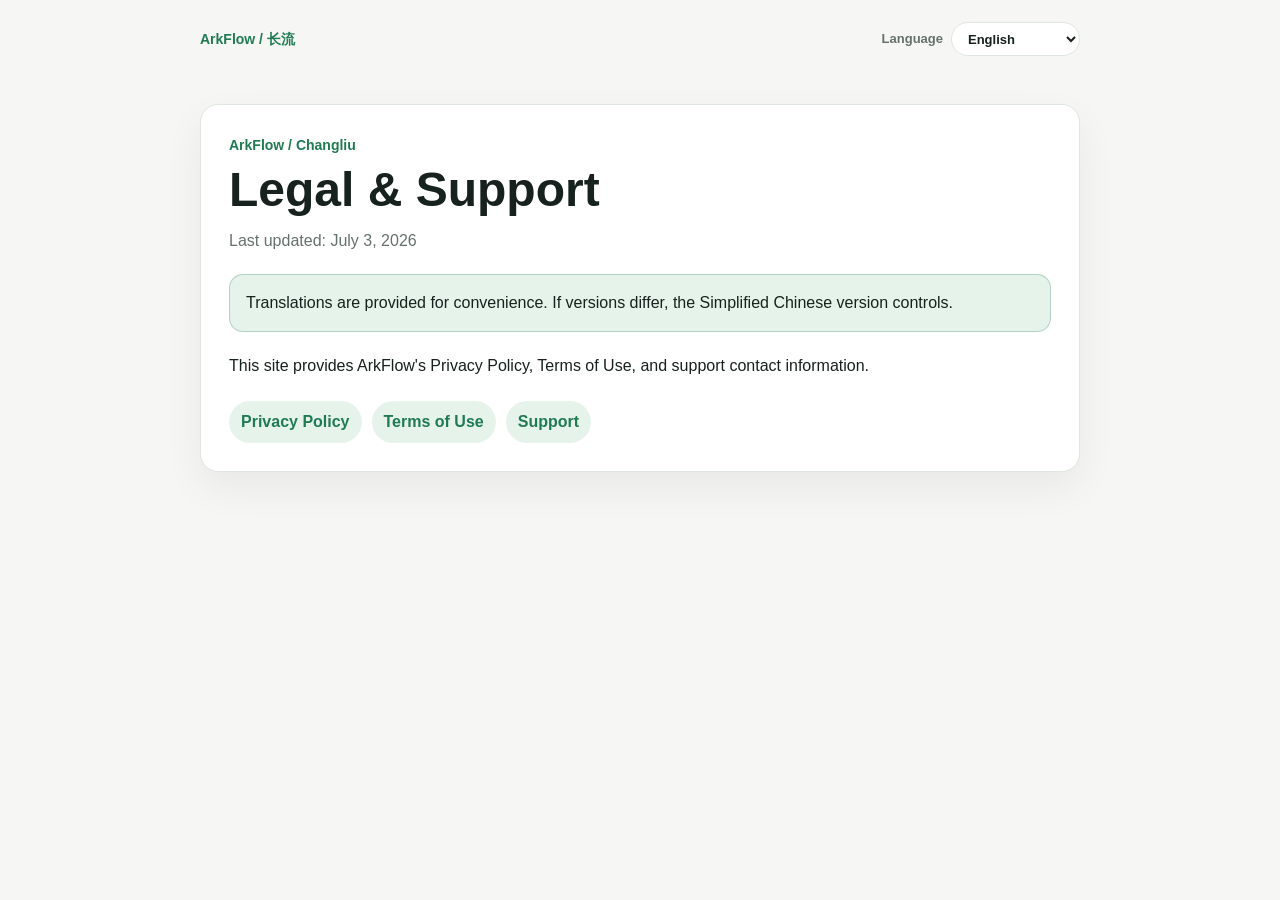
<file: index.html>
<!doctype html>
<html lang="zh-CN">
<head>
  <meta charset="utf-8">
  <meta name="viewport" content="width=device-width, initial-scale=1">
  <title>ArkFlow 法律与支持</title>
  <link rel="stylesheet" href="styles.css">
</head>
<body data-page="index">
  <div class="site-shell">
    <header class="site-topbar">
      <a class="brand-link" href="index.html">ArkFlow / 长流</a>
      <label class="language-control">
        <span id="languageLabel">语言</span>
        <select id="languageSelect" aria-label="Language"></select>
      </label>
    </header>

    <main>
      <section class="card" id="localizedContent">
        <p class="eyebrow">ArkFlow / 长流</p>
        <h1>法律与支持</h1>
        <p class="muted">最后更新：2026 年 6 月 20 日</p>
        <p>这里提供 ArkFlow 的隐私政策、用户协议和技术支持入口。</p>
        <div class="pill-row">
          <a class="pill" href="privacy.html">隐私政策</a>
          <a class="pill" href="terms.html">用户协议</a>
          <a class="pill" href="support.html">技术支持</a>
        </div>
      </section>
    </main>
  </div>
  <script src="i18n.js"></script>
</body>
</html>
</file>
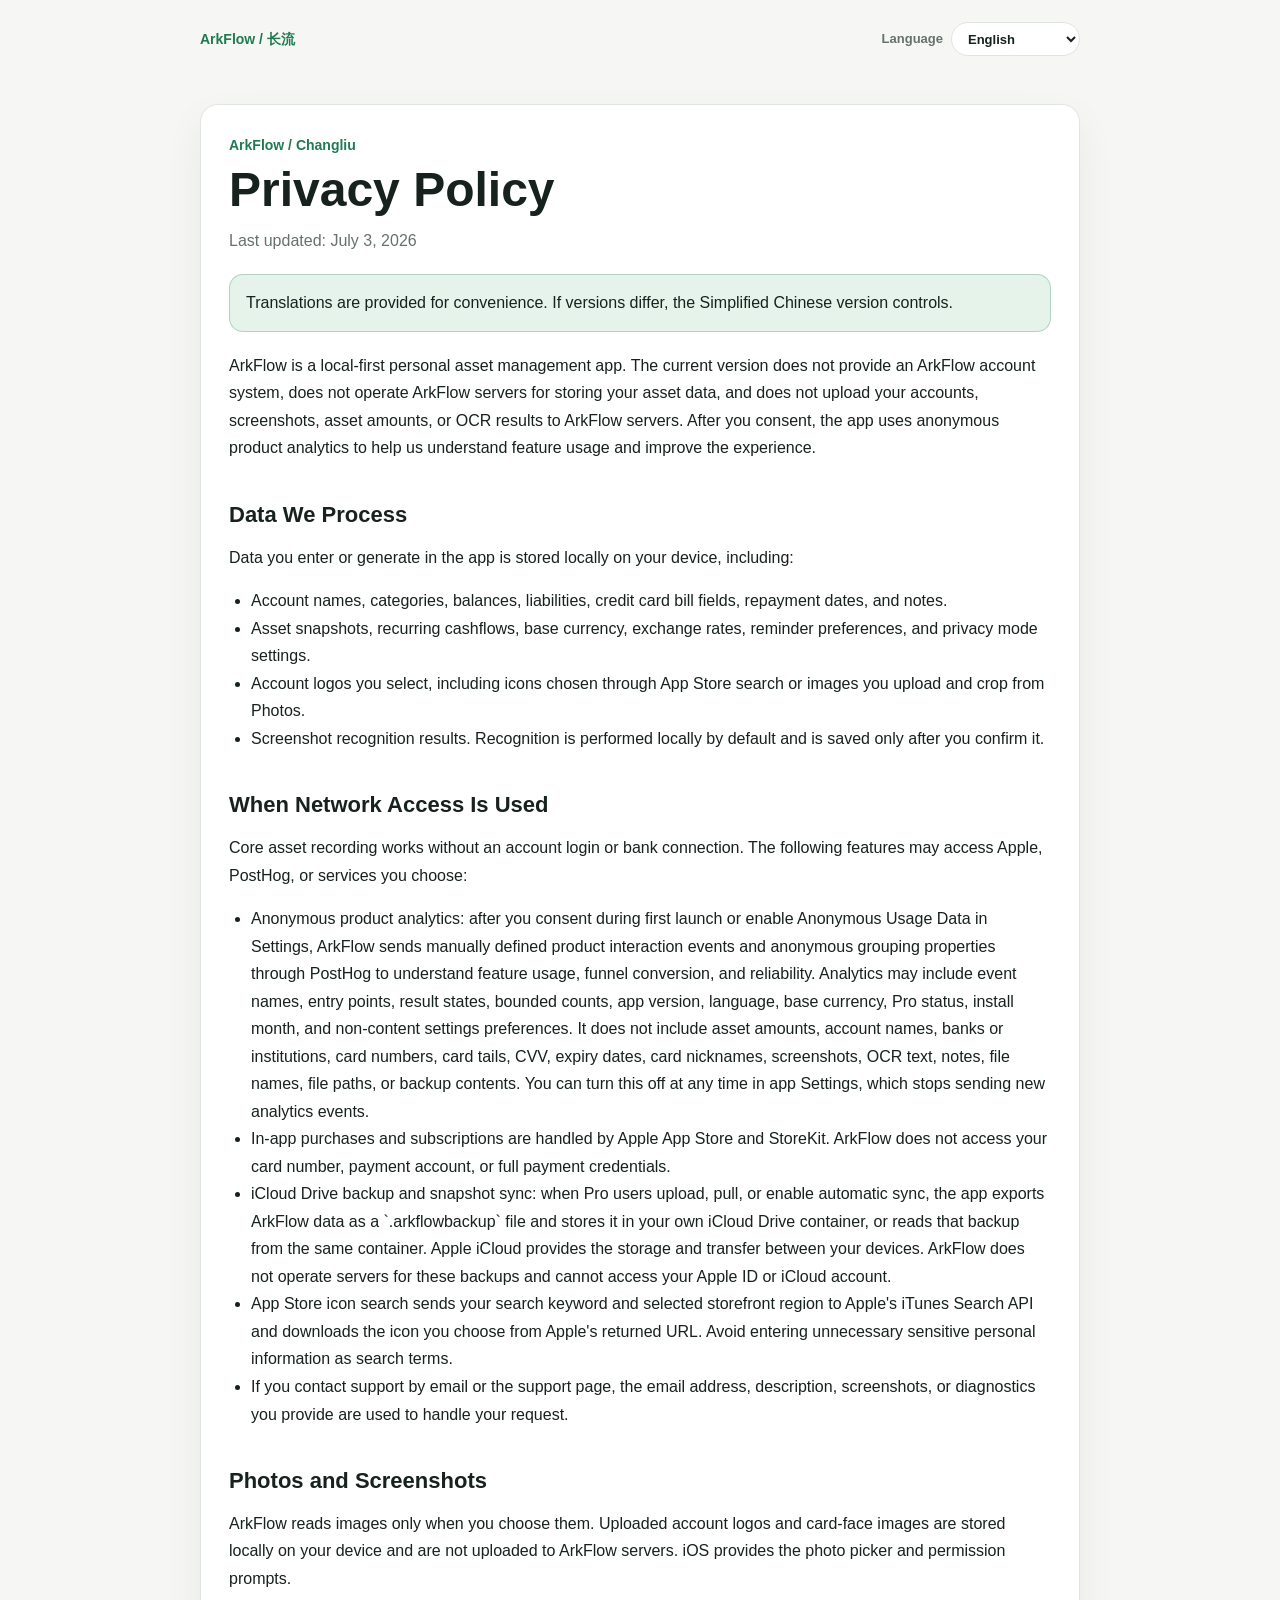
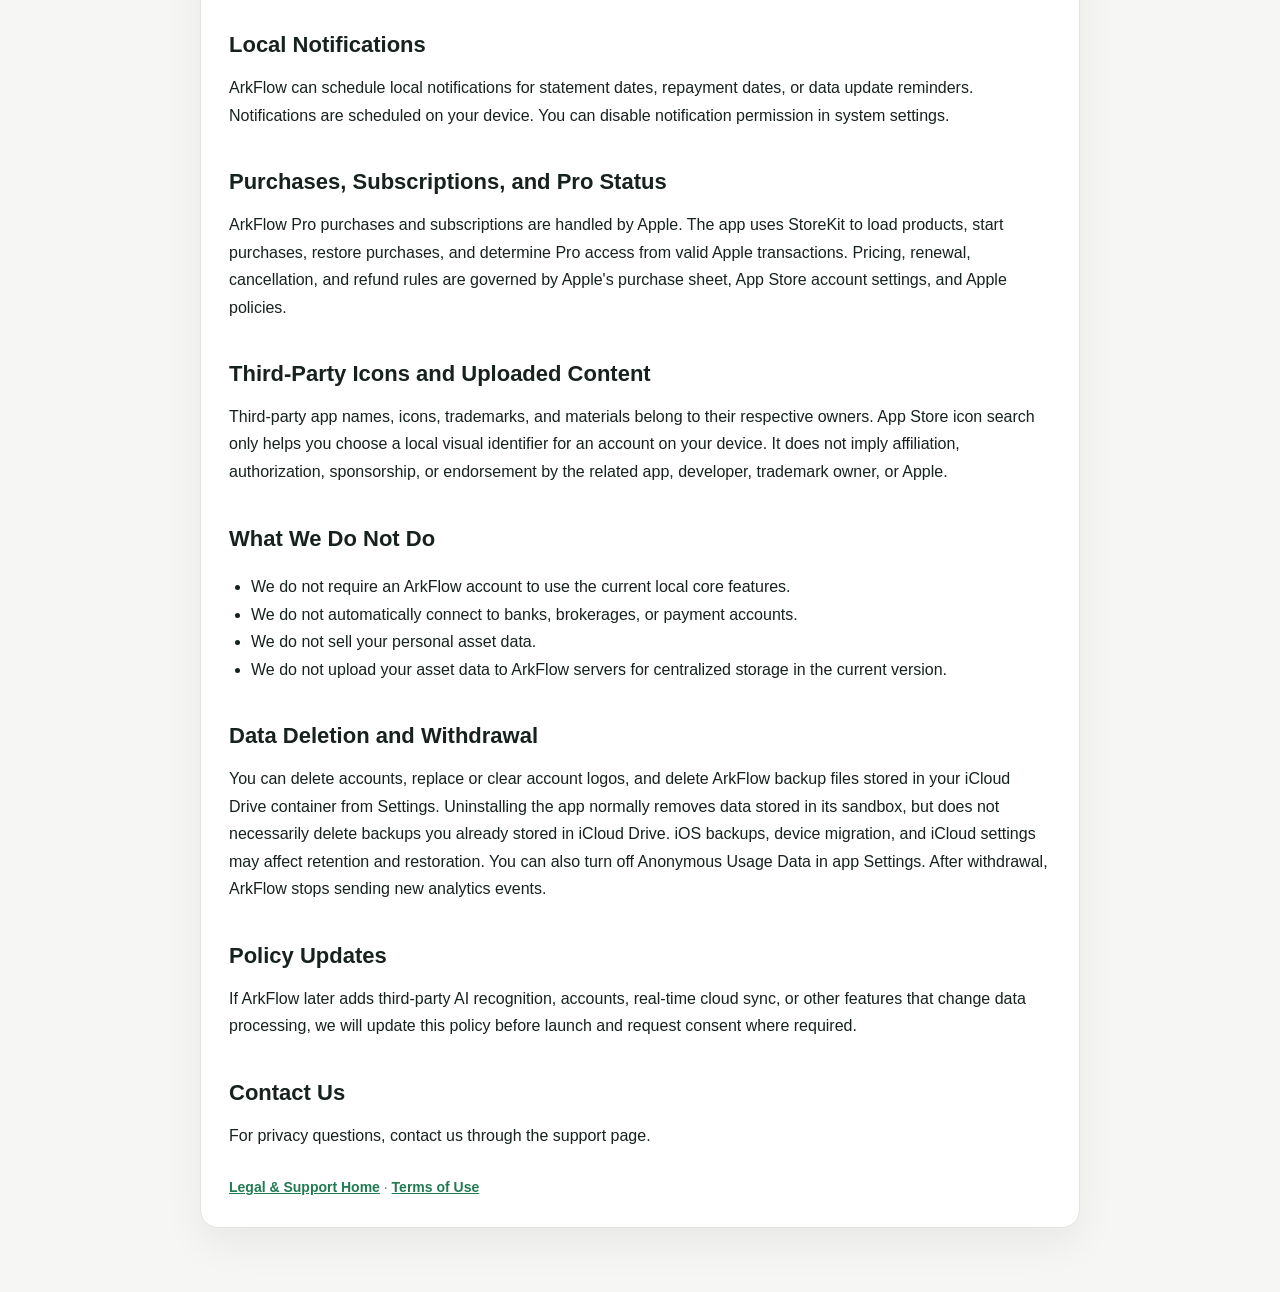
<file: privacy.html>
<!doctype html>
<html lang="zh-CN">
<head>
  <meta charset="utf-8">
  <meta name="viewport" content="width=device-width, initial-scale=1">
  <title>ArkFlow 隐私政策</title>
  <link rel="stylesheet" href="styles.css">
</head>
<body data-page="privacy">
  <div class="site-shell">
    <header class="site-topbar">
      <a class="brand-link" href="index.html">ArkFlow / 长流</a>
      <label class="language-control">
        <span id="languageLabel">语言</span>
        <select id="languageSelect" aria-label="Language"></select>
      </label>
    </header>

    <main>
      <article class="card" id="localizedContent">
        <p class="eyebrow">ArkFlow / 长流</p>
        <h1>隐私政策</h1>
        <p class="muted">最后更新：2026 年 7 月 3 日</p>
        <p>ArkFlow 是一个本地优先的个人资产管理 App。当前版本不提供 ArkFlow 账号系统，不运营用于保存用户资产数据的 ArkFlow 服务器，也不会把你的账户、截图、资产金额或 OCR 结果上传到 ArkFlow 服务器。</p>
        <p>在你同意后，ArkFlow 会通过 PostHog 发送匿名产品分析事件，用于了解功能使用和改进体验。该分析不包含资产金额、账户名称、银行/机构、卡号、截图、OCR 原文、备注、文件名或备份内容；你可以在 App 设置中关闭发送匿名使用数据。</p>
        <p>ArkFlow Pro 用户主动上传、拉取或开启自动同步时，App 会把数据导出为 .arkflowbackup 文件并存入用户自己的 iCloud Drive 容器，或从该容器读取备份。该功能是文件快照备份与同步，不是实时同步或自动合并。</p>
      </article>
    </main>
  </div>
  <script src="i18n.js"></script>
</body>
</html>
</file>
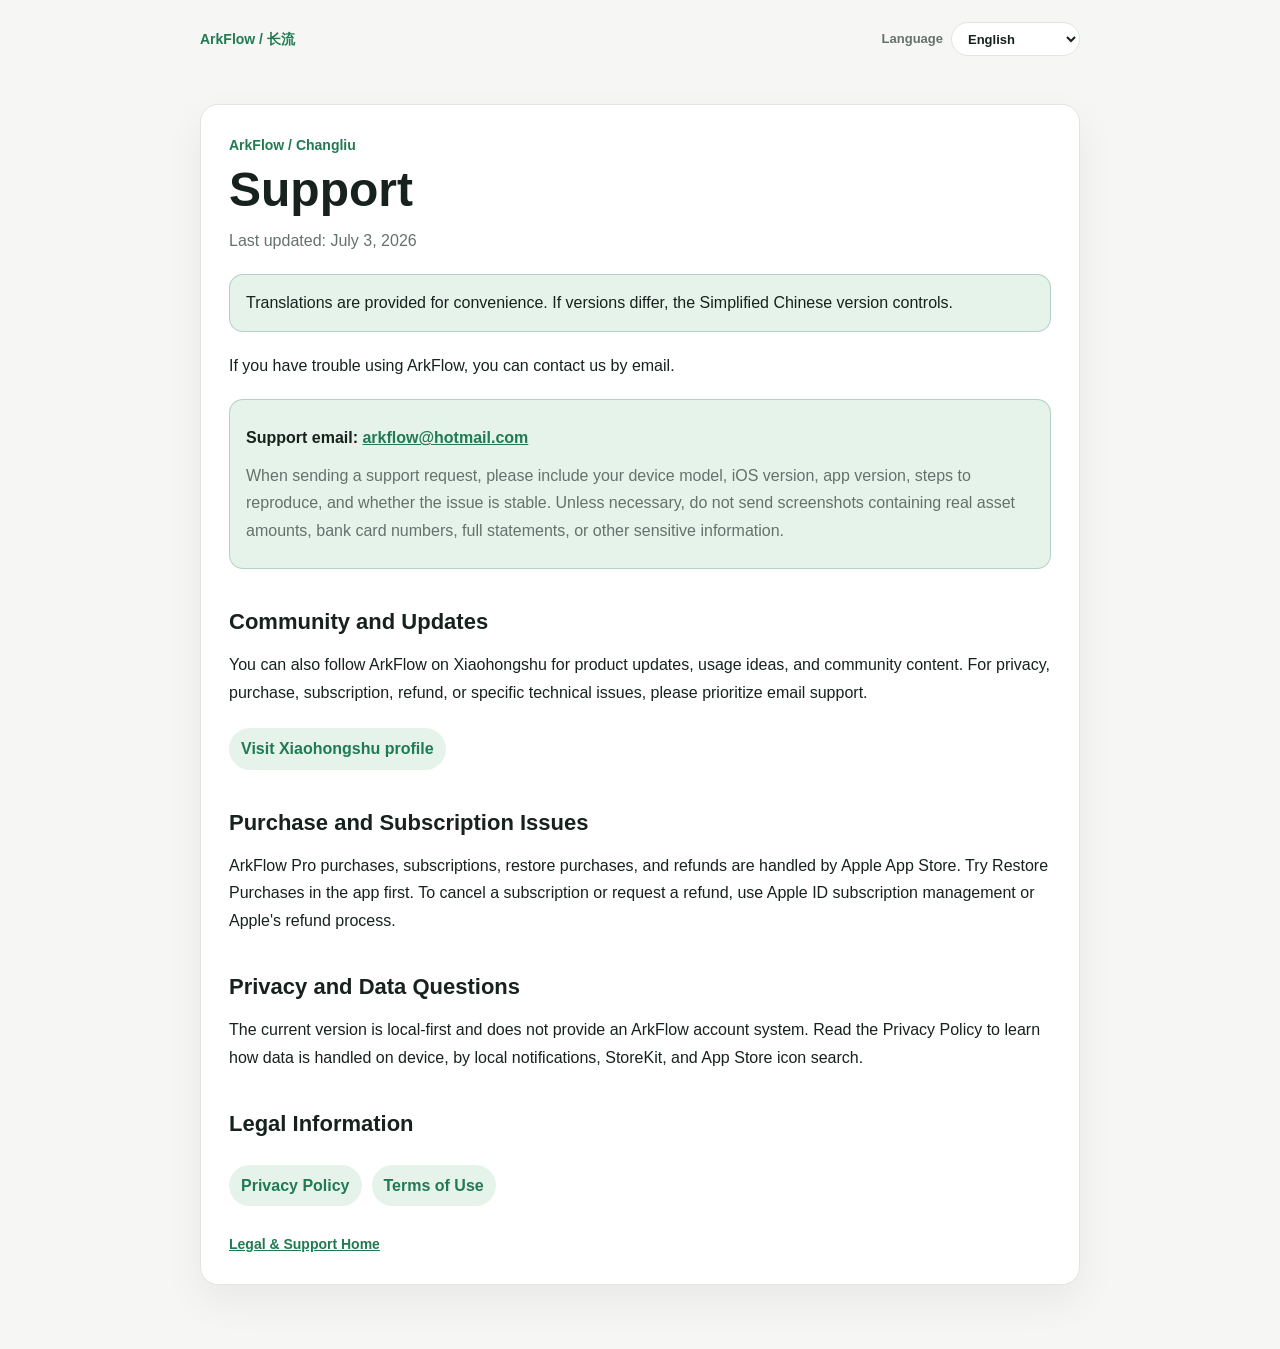
<file: support.html>
<!doctype html>
<html lang="zh-CN">
<head>
  <meta charset="utf-8">
  <meta name="viewport" content="width=device-width, initial-scale=1">
  <title>ArkFlow 技术支持</title>
  <link rel="stylesheet" href="styles.css">
</head>
<body data-page="support">
  <div class="site-shell">
    <header class="site-topbar">
      <a class="brand-link" href="index.html">ArkFlow / 长流</a>
      <label class="language-control">
        <span id="languageLabel">语言</span>
        <select id="languageSelect" aria-label="Language"></select>
      </label>
    </header>

    <main>
      <article class="card" id="localizedContent">
        <p class="eyebrow">ArkFlow / 长流</p>
        <h1>技术支持</h1>
        <p class="muted">最后更新：2026 年 6 月 20 日</p>
        <p>如果你在使用 ArkFlow 时遇到问题，可以通过邮件联系我们。</p>
      </article>
    </main>
  </div>
  <script src="i18n.js"></script>
</body>
</html>
</file>
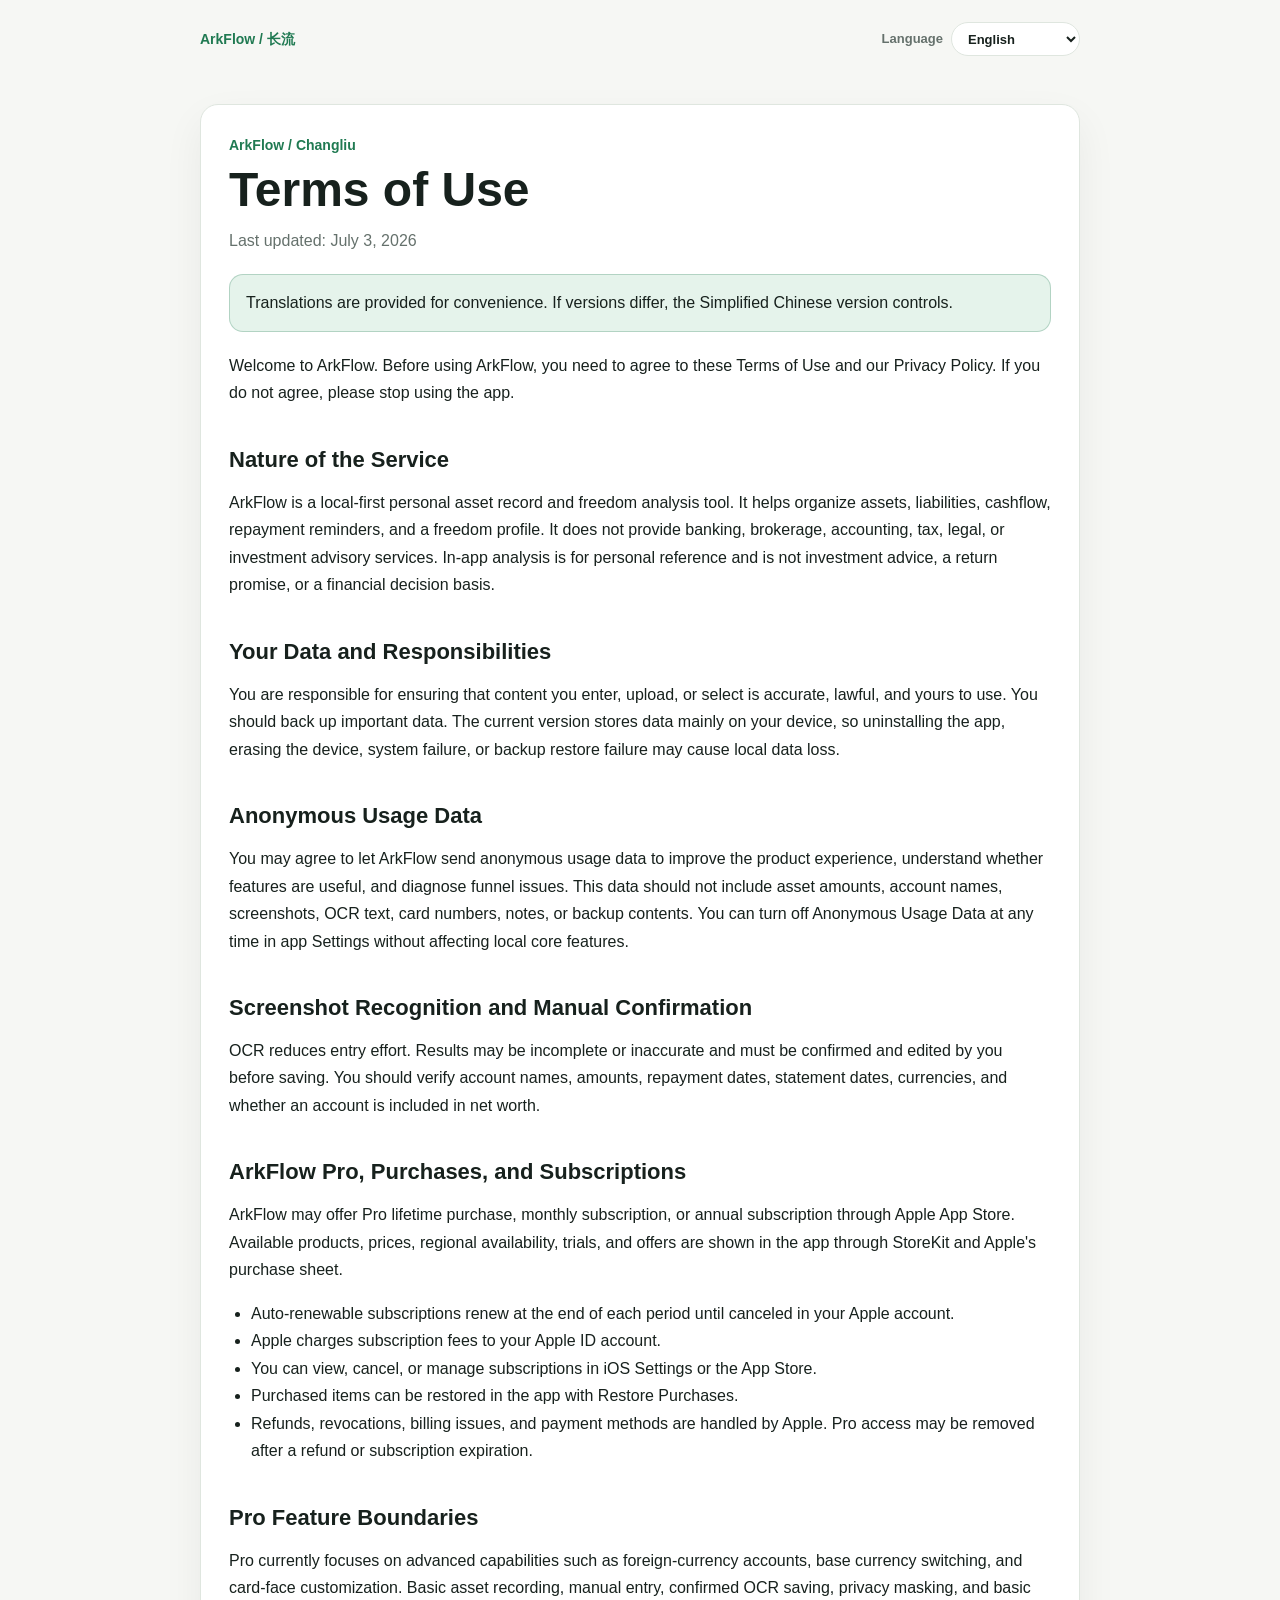
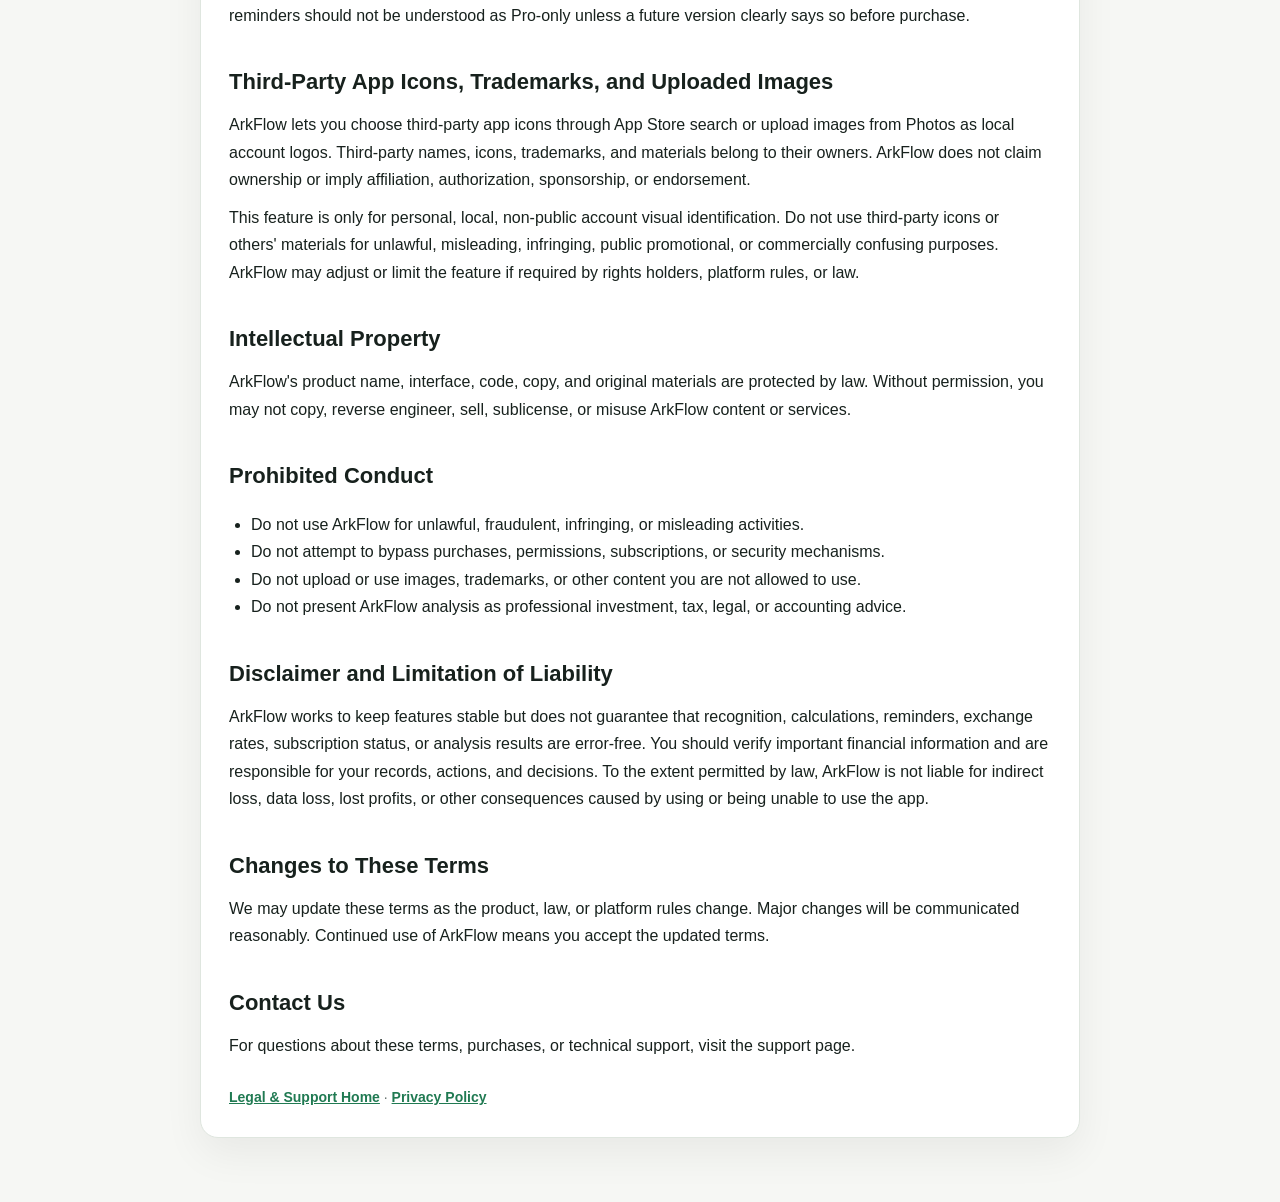
<file: terms.html>
<!doctype html>
<html lang="zh-CN">
<head>
  <meta charset="utf-8">
  <meta name="viewport" content="width=device-width, initial-scale=1">
  <title>ArkFlow 用户协议</title>
  <link rel="stylesheet" href="styles.css">
</head>
<body data-page="terms">
  <div class="site-shell">
    <header class="site-topbar">
      <a class="brand-link" href="index.html">ArkFlow / 长流</a>
      <label class="language-control">
        <span id="languageLabel">语言</span>
        <select id="languageSelect" aria-label="Language"></select>
      </label>
    </header>

    <main>
      <article class="card" id="localizedContent">
        <p class="eyebrow">ArkFlow / 长流</p>
        <h1>用户协议</h1>
        <p class="muted">最后更新：2026 年 7 月 3 日</p>
        <p>欢迎使用 ArkFlow。使用 ArkFlow 前，你需要同意本用户协议以及我们的隐私政策。如果你不同意，请停止使用本 App。</p>
        <p>你可以同意 ArkFlow 发送匿名使用数据，用于改进产品体验。匿名使用数据不包含资产金额、账户名称、截图、OCR 原文、卡号、备注或备份内容；你可以随时在 App 设置中关闭发送。</p>
      </article>
    </main>
  </div>
  <script src="i18n.js"></script>
</body>
</html>
</file>
<file: styles.css>
:root {
  color-scheme: light dark;
  --bg: #f6f7f4;
  --card: #ffffff;
  --text: #17211d;
  --muted: #65716c;
  --line: #dfe6df;
  --accent: #207a52;
  --accent-soft: #e5f3eb;
}

@media (prefers-color-scheme: dark) {
  :root {
    --bg: #101412;
    --card: #171d1a;
    --text: #edf3ef;
    --muted: #a9b4ae;
    --line: #2b3831;
    --accent: #63c28e;
    --accent-soft: #173624;
  }
}

* {
  box-sizing: border-box;
}

body {
  margin: 0;
  background: var(--bg);
  color: var(--text);
  font-family: -apple-system, BlinkMacSystemFont, "Segoe UI", "PingFang SC", "Hiragino Sans GB", "Microsoft YaHei", sans-serif;
  line-height: 1.72;
}

.site-shell {
  width: min(880px, calc(100% - 36px));
  margin: 0 auto;
}

.site-topbar {
  display: flex;
  align-items: center;
  justify-content: space-between;
  gap: 16px;
  padding: 22px 0 0;
}

.brand-link {
  color: var(--accent);
  font-size: 14px;
  font-weight: 800;
  text-decoration: none;
}

.language-control {
  display: inline-flex;
  align-items: center;
  gap: 8px;
  color: var(--muted);
  font-size: 13px;
  font-weight: 650;
}

.language-control select {
  min-height: 34px;
  max-width: min(52vw, 190px);
  border: 1px solid var(--line);
  border-radius: 999px;
  padding: 5px 30px 5px 12px;
  background: var(--card);
  color: var(--text);
  font: inherit;
}

main {
  padding: 48px 0 64px;
}

.card {
  background: var(--card);
  border: 1px solid var(--line);
  border-radius: 18px;
  padding: 28px;
  box-shadow: 0 16px 40px rgba(0, 0, 0, 0.06);
}

.eyebrow {
  color: var(--accent);
  font-size: 14px;
  font-weight: 700;
  letter-spacing: 0;
  margin: 0 0 6px;
}

h1 {
  font-size: clamp(30px, 6vw, 48px);
  line-height: 1.12;
  margin: 0 0 10px;
}

h2 {
  font-size: 22px;
  margin: 34px 0 10px;
}

h3 {
  font-size: 17px;
  margin: 22px 0 8px;
}

p,
li {
  font-size: 16px;
}

p {
  margin: 10px 0;
}

ul {
  padding-left: 22px;
}

a {
  color: var(--accent);
  font-weight: 650;
}

.muted {
  color: var(--muted);
}

.pill-row {
  display: flex;
  flex-wrap: wrap;
  gap: 10px;
  margin: 22px 0 0;
}

.pill {
  display: inline-flex;
  align-items: center;
  min-height: 38px;
  padding: 7px 12px;
  border-radius: 999px;
  background: var(--accent-soft);
  color: var(--accent);
  text-decoration: none;
}

.notice {
  background: var(--accent-soft);
  border: 1px solid color-mix(in srgb, var(--accent) 26%, transparent);
  border-radius: 14px;
  padding: 14px 16px;
  margin: 20px 0;
}

footer {
  color: var(--muted);
  font-size: 14px;
  margin-top: 26px;
}

footer a {
  font-size: 14px;
}

@media (max-width: 560px) {
  .site-shell {
    width: min(100% - 28px, 880px);
  }

  .site-topbar {
    align-items: flex-start;
    padding-top: 16px;
  }

  .language-control {
    flex-direction: column;
    align-items: flex-end;
    gap: 4px;
  }

  main {
    padding: 26px 0 48px;
  }

  .card {
    border-radius: 16px;
    padding: 22px;
  }
}
</file>
